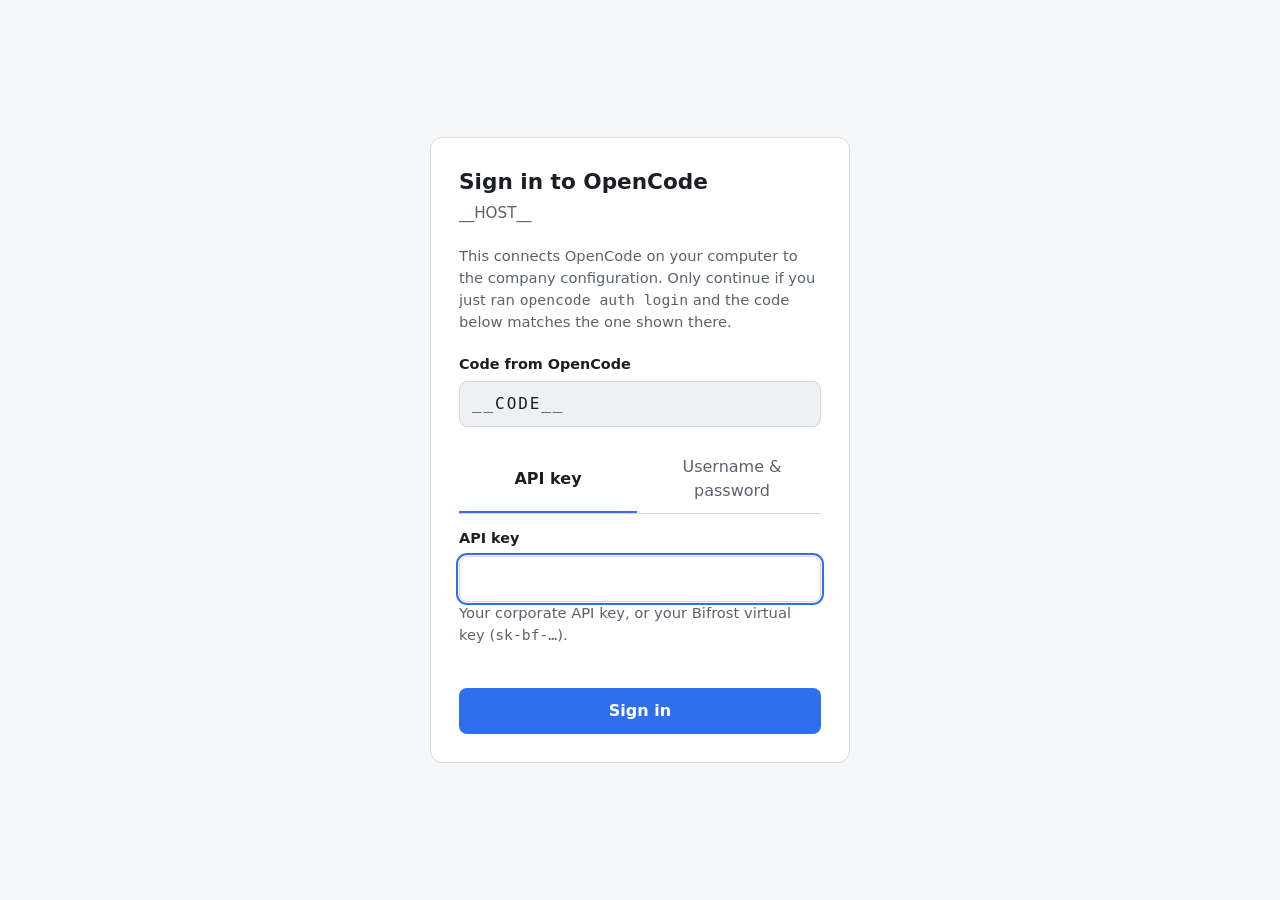
<file: opencode_config_server/login.html>
<!doctype html>
<html lang="en">
<head>
<meta charset="utf-8">
<meta name="viewport" content="width=device-width, initial-scale=1">
<meta name="robots" content="noindex">
<title>Sign in to OpenCode</title>
<style nonce="__NONCE__">
  :root {
    --bg: #f6f7f9; --card: #ffffff; --text: #1b1f24; --muted: #59636e;
    --line: #d5dae0; --accent: #2f6feb; --accent-text: #ffffff;
    --ok-bg: #e6f4ea; --ok-text: #1e5e2f; --err-bg: #fde8e8; --err-text: #8a1c1c;
    --code-bg: #eef1f4;
  }
  @media (prefers-color-scheme: dark) {
    :root {
      --bg: #0f1215; --card: #171b20; --text: #e6e9ec; --muted: #9aa4ae;
      --line: #2c333b; --accent: #4f8cff; --accent-text: #0b0d10;
      --ok-bg: #12321d; --ok-text: #9fe0b0; --err-bg: #3a1414; --err-text: #f3a6a6;
      --code-bg: #20262d;
    }
  }
  * { box-sizing: border-box; }
  body {
    margin: 0; min-height: 100vh; display: grid; place-items: center; padding: 16px;
    background: var(--bg); color: var(--text);
    font: 16px/1.5 system-ui, -apple-system, "Segoe UI", Roboto, sans-serif;
  }
  main { width: 100%; max-width: 420px; background: var(--card); border: 1px solid var(--line);
         border-radius: 12px; padding: 28px; }
  h1 { font-size: 1.35rem; margin: 0 0 4px; }
  .host { color: var(--muted); margin: 0 0 20px; font-size: .95rem; word-break: break-all; }
  p.note { color: var(--muted); font-size: .92rem; margin: 0 0 20px; }
  label { display: block; font-weight: 600; font-size: .9rem; margin: 14px 0 6px; }
  input {
    width: 100%; padding: 10px 12px; border: 1px solid var(--line); border-radius: 8px;
    background: var(--card); color: var(--text); font: inherit;
  }
  input:focus { outline: 2px solid var(--accent); outline-offset: 1px; }
  #code { font-family: ui-monospace, SFMono-Regular, Menlo, monospace; letter-spacing: .12em;
          text-transform: uppercase; background: var(--code-bg); }
  .tabs { display: flex; gap: 6px; margin-top: 20px; border-bottom: 1px solid var(--line); }
  .tabs button {
    flex: 1; padding: 8px; border: 0; background: none; color: var(--muted); font: inherit;
    border-bottom: 2px solid transparent; cursor: pointer;
  }
  .tabs button[aria-selected="true"] { color: var(--text); border-bottom-color: var(--accent); font-weight: 600; }
  .panel[hidden] { display: none; }
  .submit {
    width: 100%; margin-top: 22px; padding: 11px; border: 0; border-radius: 8px;
    background: var(--accent); color: var(--accent-text); font: inherit; font-weight: 600; cursor: pointer;
  }
  .submit:disabled { opacity: .6; cursor: progress; }
  .message { margin-top: 16px; padding: 12px; border-radius: 8px; font-size: .95rem; }
  .message[hidden] { display: none; }
  .ok { background: var(--ok-bg); color: var(--ok-text); }
  .err { background: var(--err-bg); color: var(--err-text); }
</style>
</head>
<body>
<main>
  <h1>Sign in to OpenCode</h1>
  <p class="host">__HOST__</p>
  <p class="note">
    This connects OpenCode on your computer to the company configuration.
    Only continue if you just ran <code>opencode auth login</code> and the code below
    matches the one shown there.
  </p>

  <form id="form" novalidate>
    <label for="code">Code from OpenCode</label>
    <input id="code" name="code" autocomplete="off" spellcheck="false" maxlength="12"
           placeholder="ABCD-EFGH" value="__CODE__" required>

    <div class="tabs" role="tablist">
      <button type="button" role="tab" id="tab-key" aria-controls="panel-key" aria-selected="true">API key</button>
      <button type="button" role="tab" id="tab-password" aria-controls="panel-password" aria-selected="false">Username &amp; password</button>
    </div>

    <div class="panel" id="panel-key" role="tabpanel" aria-labelledby="tab-key">
      <label for="api_key">API key</label>
      <input id="api_key" name="api_key" type="password" autocomplete="off" spellcheck="false"
             aria-describedby="api_key_hint">
      <p class="note" id="api_key_hint">Your corporate API key, or your Bifrost virtual key (<code>sk-bf-…</code>).</p>
    </div>

    <div class="panel" id="panel-password" role="tabpanel" aria-labelledby="tab-password" hidden>
      <label for="username">Username</label>
      <input id="username" name="username" autocomplete="username" spellcheck="false">
      <label for="password">Password</label>
      <input id="password" name="password" type="password" autocomplete="current-password">
    </div>

    <button class="submit" id="submit" type="submit">Sign in</button>
    <div class="message" id="message" role="status" aria-live="polite" hidden></div>
  </form>
</main>
<script nonce="__NONCE__">
  (() => {
    const form = document.getElementById("form");
    const submit = document.getElementById("submit");
    const message = document.getElementById("message");
    let mode = "key";

    const select = (next) => {
      mode = next;
      for (const [name, tab, panel] of [["key", "tab-key", "panel-key"], ["password", "tab-password", "panel-password"]]) {
        document.getElementById(tab).setAttribute("aria-selected", String(name === next));
        document.getElementById(panel).hidden = name !== next;
      }
      document.getElementById(next === "key" ? "api_key" : "username").focus();
    };
    document.getElementById("tab-key").addEventListener("click", () => select("key"));
    document.getElementById("tab-password").addEventListener("click", () => select("password"));

    const show = (kind, text) => {
      message.className = "message " + kind;
      message.textContent = text;
      message.hidden = false;
    };

    form.addEventListener("submit", async (event) => {
      event.preventDefault();
      const body = { user_code: document.getElementById("code").value.trim() };
      if (mode === "key") body.api_key = document.getElementById("api_key").value.trim();
      else {
        body.username = document.getElementById("username").value.trim();
        body.password = document.getElementById("password").value;
      }
      submit.disabled = true;
      message.hidden = true;
      try {
        const response = await fetch("login/approve", {
          method: "POST",
          headers: { "content-type": "application/json", accept: "application/json" },
          body: JSON.stringify(body),
        });
        const data = await response.json().catch(() => ({}));
        if (response.ok) {
          show("ok", `Signed in as ${data.subject}. Go back to OpenCode: it continues on its own. You can close this tab.`);
          form.querySelectorAll("input, button").forEach((element) => { element.disabled = true; });
          return;
        }
        show("err", data.detail || `Sign-in failed (HTTP ${response.status}).`);
      } catch {
        show("err", "Cannot reach the server. Check your network or VPN and try again.");
      }
      submit.disabled = false;
    });

    document.getElementById(document.getElementById("code").value ? "api_key" : "code").focus();
  })();
</script>
</body>
</html>
</file>
